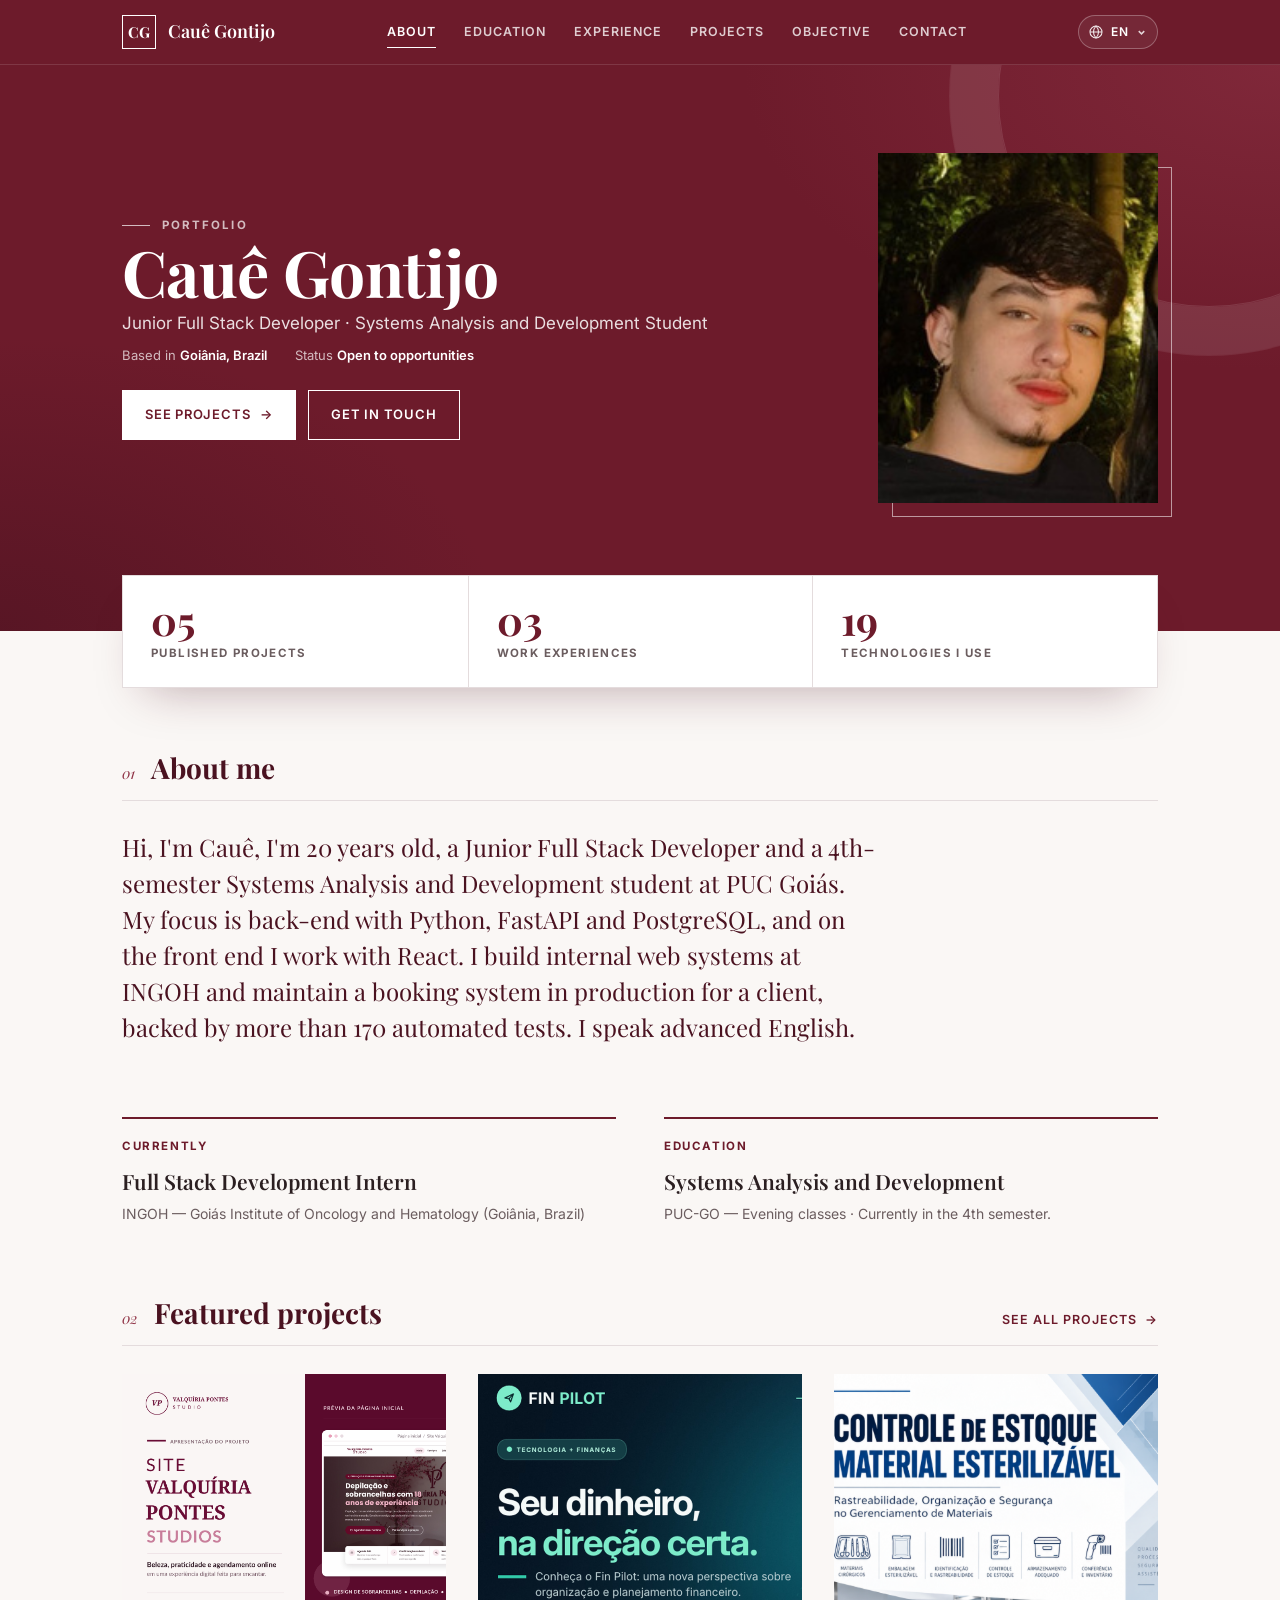
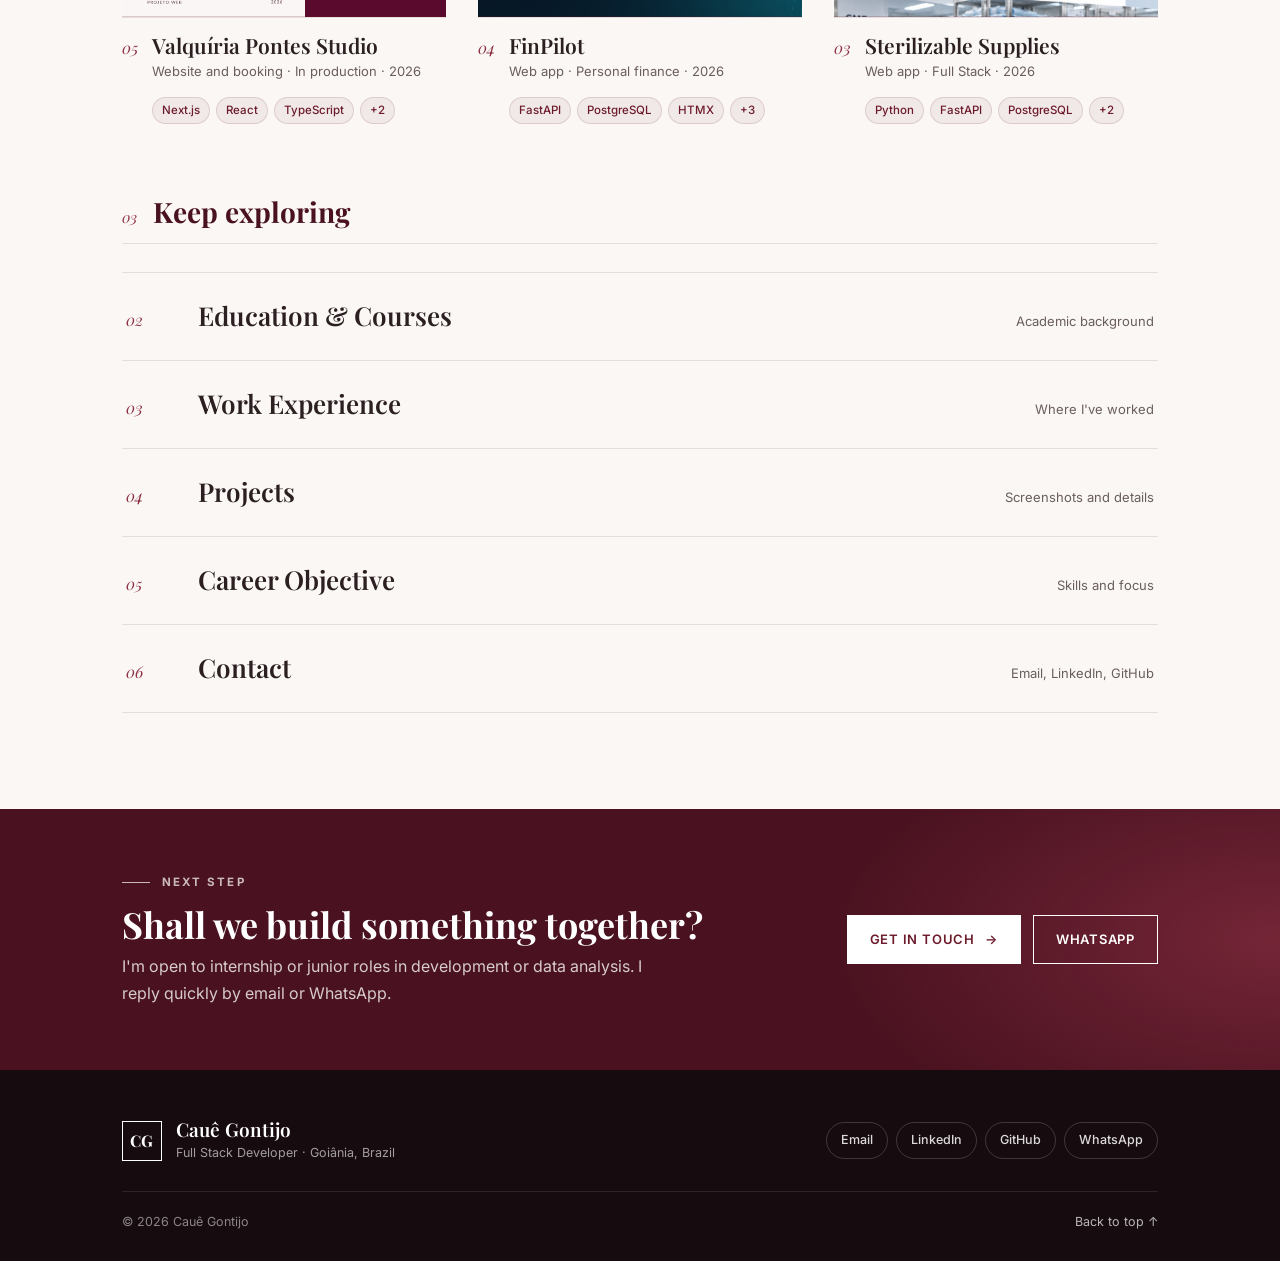
<file: index.html>
<!DOCTYPE html>
<html lang="pt-br">
<head>
  <meta charset="UTF-8">
  <meta name="viewport" content="width=device-width, initial-scale=1.0">
  <title>Cauê Gontijo — Portfólio</title>
  <meta name="description" content="Portfólio de Cauê Gontijo, estudante de Análise e Desenvolvimento de Sistemas em Goiânia/GO.">
  <link rel="preconnect" href="https://fonts.googleapis.com">
  <link rel="preconnect" href="https://fonts.gstatic.com" crossorigin>
  <link href="https://fonts.googleapis.com/css2?family=Playfair+Display:ital,wght@0,600;0,700;1,600&family=Inter:wght@400;500;600;700&display=swap" rel="stylesheet">
  <link rel="stylesheet" href="css/style.css?v=202611120736">
</head>
<body data-page="sobre">

  <header class="site-header">
    <div class="header-inner">
      <a href="index.html" class="brand">
        <span class="brand-mark">CG</span>
        <span class="brand-name" data-nome>Cauê Gontijo</span>
      </a>
      <nav class="nav-bar" aria-label="Principal" data-i18n-aria="nav.aria">
        <ul class="nav-menu" id="nav-menu">
          <li><a href="index.html" data-page="sobre" data-i18n="nav.sobre">Sobre</a></li>
          <li><a href="formacao.html" data-page="formacao" data-i18n="nav.formacao">Formação</a></li>
          <li><a href="experiencia.html" data-page="experiencia" data-i18n="nav.experiencia">Experiência</a></li>
          <li><a href="projetos.html" data-page="projetos" data-i18n="nav.projetos">Projetos</a></li>
          <li><a href="objetivo.html" data-page="objetivo" data-i18n="nav.objetivo">Objetivo</a></li>
          <li><a href="contato.html" data-page="contato" data-i18n="nav.contato">Contato</a></li>
        </ul>
      </nav>
    </div>
  </header>

  <section class="page-hero hero-home">
    <div class="container">
      <div>
        <span class="eyebrow" data-i18n="home.eyebrow">Portfólio</span>
        <h1 data-nome>Cauê Gontijo</h1>
        <p class="lead" id="hero-cargo"></p>
        <div class="hero-meta">
          <span><span data-i18n="home.base">Base</span> <strong id="hero-local">Goiânia/GO</strong></span>
          <span><span data-i18n="home.status">Status</span> <strong data-i18n="home.statusValor">Aberto a oportunidades</strong></span>
        </div>
        <div class="hero-actions">
          <a href="projetos.html" class="btn btn-solid"><span data-i18n="home.verProjetos">Ver projetos</span> <span class="arrow">&rarr;</span></a>
          <a href="contato.html" class="btn btn-ghost" data-i18n="home.faleComigo">Fale comigo</a>
        </div>
      </div>
      <div class="photo-frame" id="foto-frame">Sua foto aqui</div>
    </div>
  </section>

  <div class="container stats-wrap">
    <dl class="stats" id="home-stats"></dl>
  </div>

  <main class="main-home">
    <div class="container">
      <section>
        <div class="section-head">
          <span class="section-num">01</span>
          <h2 class="section-title" data-i18n="home.sobreTitulo">Sobre mim</h2>
        </div>
        <p class="prose-lg" id="sobre-texto"></p>
      </section>

      <section class="home-intro">
        <div class="fact" id="resumo-atual"></div>
        <div class="fact" id="resumo-formacao"></div>
      </section>

      <section>
        <div class="section-head">
          <span class="section-num">02</span>
          <h2 class="section-title" data-i18n="home.destaques">Projetos em destaque</h2>
          <a href="projetos.html" class="section-link"><span data-i18n="home.verTodos">Ver todos os projetos</span> <span class="arrow">&rarr;</span></a>
        </div>
        <div class="projects-grid" id="home-destaques"></div>
      </section>

      <section>
        <div class="section-head">
          <span class="section-num">03</span>
          <h2 class="section-title" data-i18n="home.continue">Continue por aqui</h2>
        </div>
        <ul class="page-index">
          <li><a href="formacao.html"><span class="idx">02</span><span class="name" data-i18n="home.idx.formacao">Formação e Cursos</span><span class="hint" data-i18n="home.idx.formacaoHint">Trajetória acadêmica</span></a></li>
          <li><a href="experiencia.html"><span class="idx">03</span><span class="name" data-i18n="home.idx.experiencia">Experiência Profissional</span><span class="hint" data-i18n="home.idx.experienciaHint">Onde já trabalhei</span></a></li>
          <li><a href="projetos.html"><span class="idx">04</span><span class="name" data-i18n="home.idx.projetos">Projetos</span><span class="hint" data-i18n="home.idx.projetosHint">Fotos e detalhes</span></a></li>
          <li><a href="objetivo.html"><span class="idx">05</span><span class="name" data-i18n="home.idx.objetivo">Objetivo Profissional</span><span class="hint" data-i18n="home.idx.objetivoHint">Habilidades e foco</span></a></li>
          <li><a href="contato.html"><span class="idx">06</span><span class="name" data-i18n="home.idx.contato">Contato</span><span class="hint" data-i18n="home.idx.contatoHint">E-mail, LinkedIn, GitHub</span></a></li>
        </ul>
      </section>
    </div>
  </main>

  <footer class="site-footer">
    <div class="container">
      <span>&copy; <span id="year"></span> <span data-nome>Cauê Gontijo</span> &middot; Goiânia/GO</span>
      <ul class="footer-links" id="footer-links"></ul>
    </div>
  </footer>

  <script src="js/data.js?v=202611120736"></script>
  <script src="js/i18n.js?v=202611120736"></script>
  <script src="js/main.js?v=202611120736"></script>
</body>
</html>
</file>
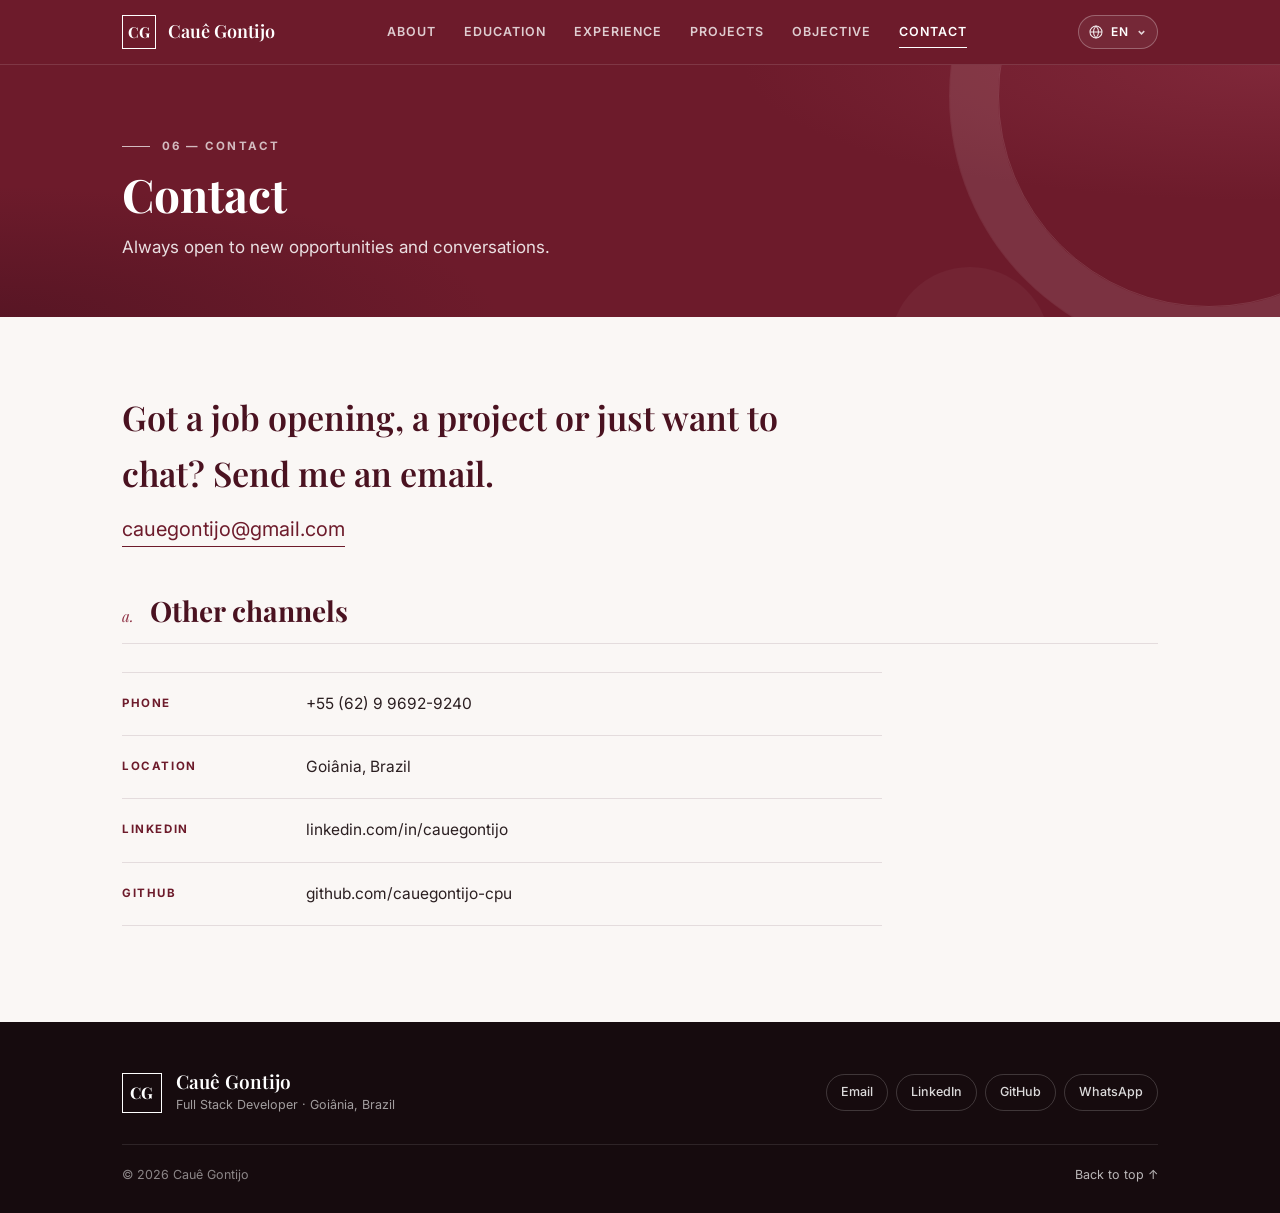
<file: contato.html>
<!DOCTYPE html>
<html lang="pt-br">
<head>
  <meta charset="UTF-8">
  <meta name="viewport" content="width=device-width, initial-scale=1.0">
  <title>Contato — Cauê Gontijo</title>
  <meta name="description" content="Portfólio de Cauê Gontijo, estudante de Análise e Desenvolvimento de Sistemas em Goiânia/GO.">
  <link rel="preconnect" href="https://fonts.googleapis.com">
  <link rel="preconnect" href="https://fonts.gstatic.com" crossorigin>
  <link href="https://fonts.googleapis.com/css2?family=Playfair+Display:ital,wght@0,600;0,700;1,600&family=Inter:wght@400;500;600;700&display=swap" rel="stylesheet">
  <link rel="stylesheet" href="css/style.css?v=202611120736">
</head>
<body data-page="contato">

  <header class="site-header">
    <div class="header-inner">
      <a href="index.html" class="brand">
        <span class="brand-mark">CG</span>
        <span class="brand-name" data-nome>Cauê Gontijo</span>
      </a>
      <nav class="nav-bar" aria-label="Principal" data-i18n-aria="nav.aria">
        <ul class="nav-menu" id="nav-menu">
          <li><a href="index.html" data-page="sobre" data-i18n="nav.sobre">Sobre</a></li>
          <li><a href="formacao.html" data-page="formacao" data-i18n="nav.formacao">Formação</a></li>
          <li><a href="experiencia.html" data-page="experiencia" data-i18n="nav.experiencia">Experiência</a></li>
          <li><a href="projetos.html" data-page="projetos" data-i18n="nav.projetos">Projetos</a></li>
          <li><a href="objetivo.html" data-page="objetivo" data-i18n="nav.objetivo">Objetivo</a></li>
          <li><a href="contato.html" data-page="contato" data-i18n="nav.contato">Contato</a></li>
        </ul>
      </nav>
    </div>
  </header>

  <section class="page-hero">
    <div class="container">
      <span class="eyebrow" data-i18n="contato.eyebrow">06 &mdash; Contato</span>
      <h1 data-i18n="contato.titulo">Contato</h1>
      <p class="lead" data-i18n="contato.lead">Fico à disposição para novas oportunidades e conversas.</p>
    </div>
  </section>

  <main>
    <div class="container">
      <section>
        <p class="contact-lead" data-i18n="contato.chamada">Tem uma vaga, um projeto ou só quer conversar? Me manda um e-mail.</p>
        <a class="contact-mail" id="contato-email" href="#"></a>

        <div class="section-head">
          <span class="section-num">a.</span>
          <h2 class="section-title" data-i18n="contato.outros">Outros canais</h2>
        </div>
        <ul class="contact-info-list" id="contato-info"></ul>
      </section>
    </div>
  </main>

  <footer class="site-footer">
    <div class="container">
      <span>&copy; <span id="year"></span> <span data-nome>Cauê Gontijo</span> &middot; Goiânia/GO</span>
      <ul class="footer-links" id="footer-links"></ul>
    </div>
  </footer>

  <script src="js/data.js?v=202611120736"></script>
  <script src="js/i18n.js?v=202611120736"></script>
  <script src="js/main.js?v=202611120736"></script>
</body>
</html>
</file>
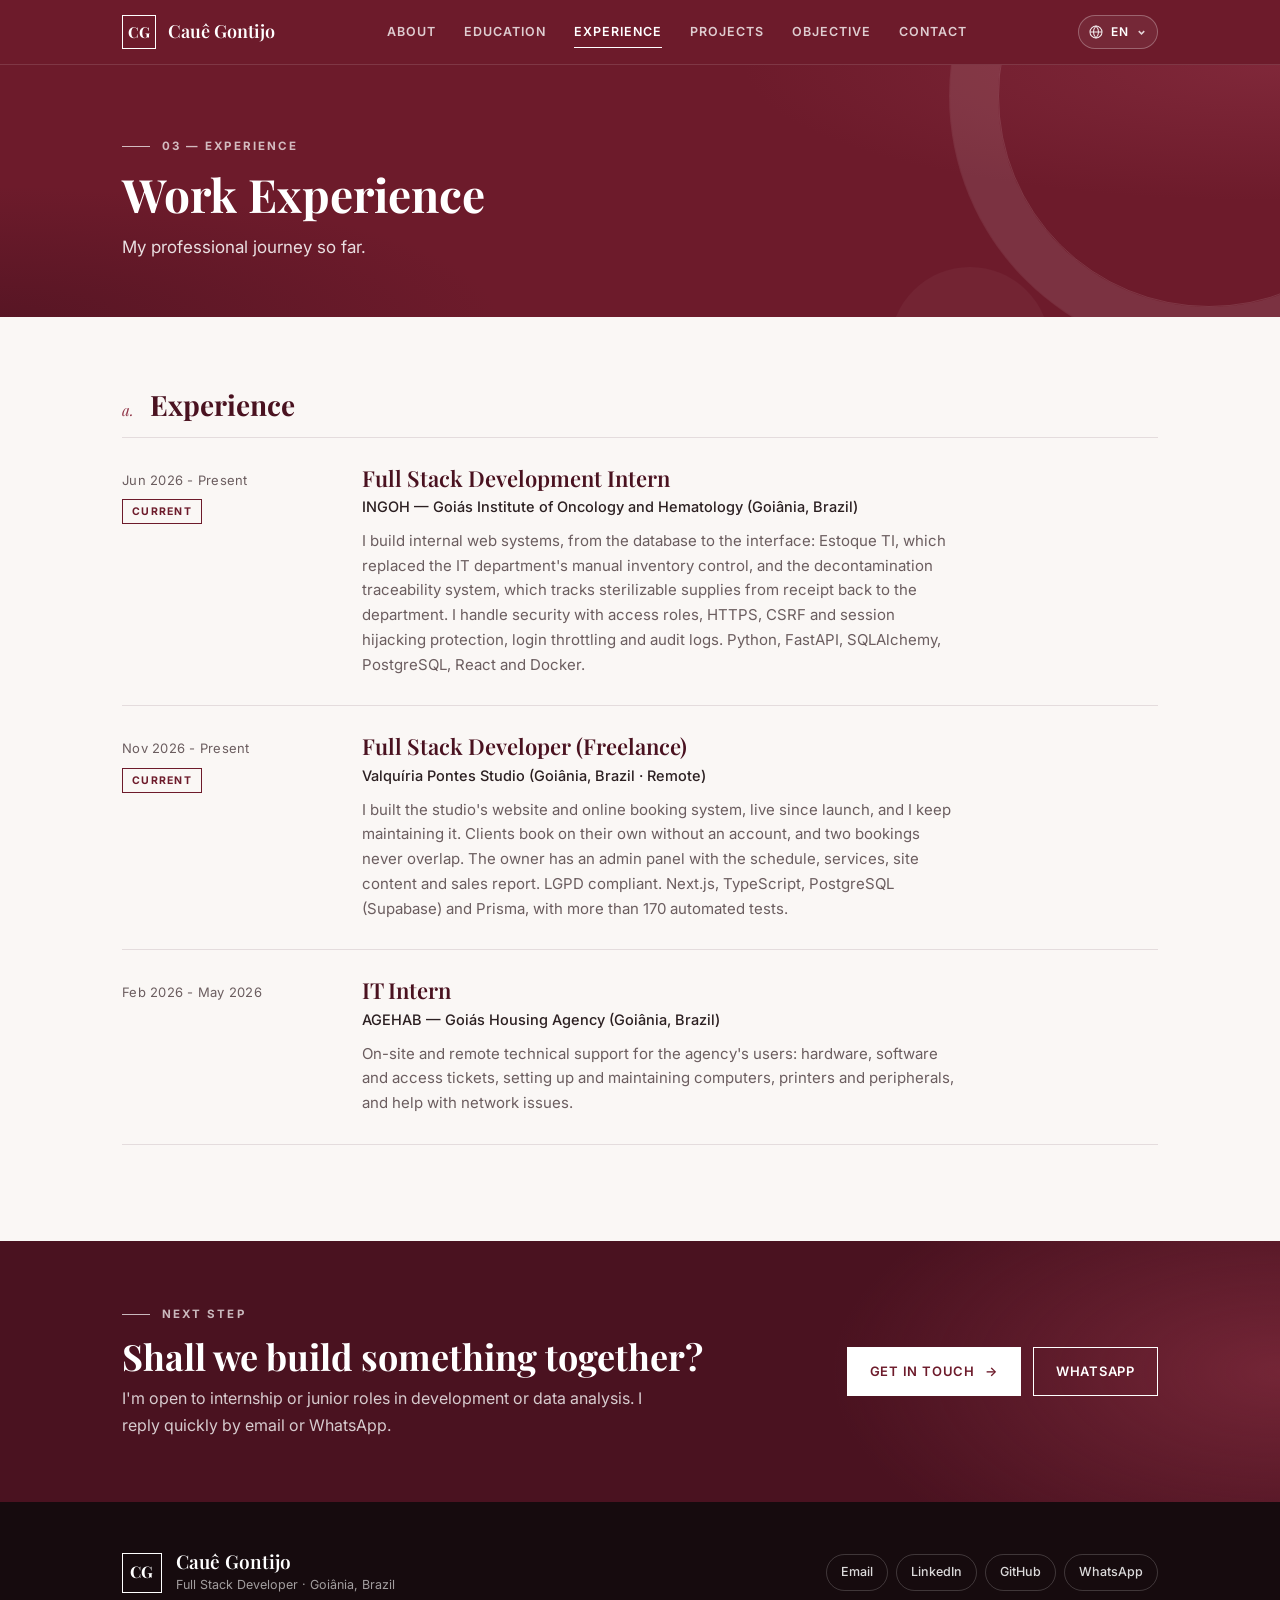
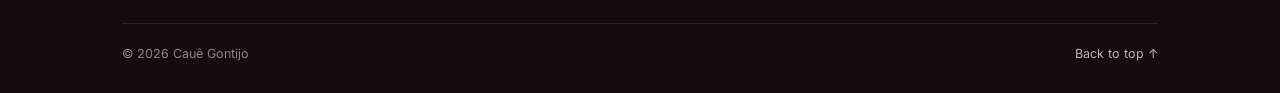
<file: experiencia.html>
<!DOCTYPE html>
<html lang="pt-br">
<head>
  <meta charset="UTF-8">
  <meta name="viewport" content="width=device-width, initial-scale=1.0">
  <title>Experiência Profissional — Cauê Gontijo</title>
  <meta name="description" content="Portfólio de Cauê Gontijo, estudante de Análise e Desenvolvimento de Sistemas em Goiânia/GO.">
  <link rel="preconnect" href="https://fonts.googleapis.com">
  <link rel="preconnect" href="https://fonts.gstatic.com" crossorigin>
  <link href="https://fonts.googleapis.com/css2?family=Playfair+Display:ital,wght@0,600;0,700;1,600&family=Inter:wght@400;500;600;700&display=swap" rel="stylesheet">
  <link rel="stylesheet" href="css/style.css?v=202611120736">
</head>
<body data-page="experiencia">

  <header class="site-header">
    <div class="header-inner">
      <a href="index.html" class="brand">
        <span class="brand-mark">CG</span>
        <span class="brand-name" data-nome>Cauê Gontijo</span>
      </a>
      <nav class="nav-bar" aria-label="Principal" data-i18n-aria="nav.aria">
        <ul class="nav-menu" id="nav-menu">
          <li><a href="index.html" data-page="sobre" data-i18n="nav.sobre">Sobre</a></li>
          <li><a href="formacao.html" data-page="formacao" data-i18n="nav.formacao">Formação</a></li>
          <li><a href="experiencia.html" data-page="experiencia" data-i18n="nav.experiencia">Experiência</a></li>
          <li><a href="projetos.html" data-page="projetos" data-i18n="nav.projetos">Projetos</a></li>
          <li><a href="objetivo.html" data-page="objetivo" data-i18n="nav.objetivo">Objetivo</a></li>
          <li><a href="contato.html" data-page="contato" data-i18n="nav.contato">Contato</a></li>
        </ul>
      </nav>
    </div>
  </header>

  <section class="page-hero">
    <div class="container">
      <span class="eyebrow" data-i18n="experiencia.eyebrow">03 &mdash; Experiência</span>
      <h1 data-i18n="experiencia.titulo">Experiência Profissional</h1>
      <p class="lead" data-i18n="experiencia.lead">Minha trajetória no mercado de trabalho.</p>
    </div>
  </section>

  <main>
    <div class="container">
      <section>
        <div class="section-head">
          <span class="section-num">a.</span>
          <h2 class="section-title" data-i18n="experiencia.lista">Experiências</h2>
        </div>
        <ol class="timeline" id="lista-experiencia"></ol>
      </section>
    </div>
  </main>

  <footer class="site-footer">
    <div class="container">
      <span>&copy; <span id="year"></span> <span data-nome>Cauê Gontijo</span> &middot; Goiânia/GO</span>
      <ul class="footer-links" id="footer-links"></ul>
    </div>
  </footer>

  <script src="js/data.js?v=202611120736"></script>
  <script src="js/i18n.js?v=202611120736"></script>
  <script src="js/main.js?v=202611120736"></script>
</body>
</html>
</file>
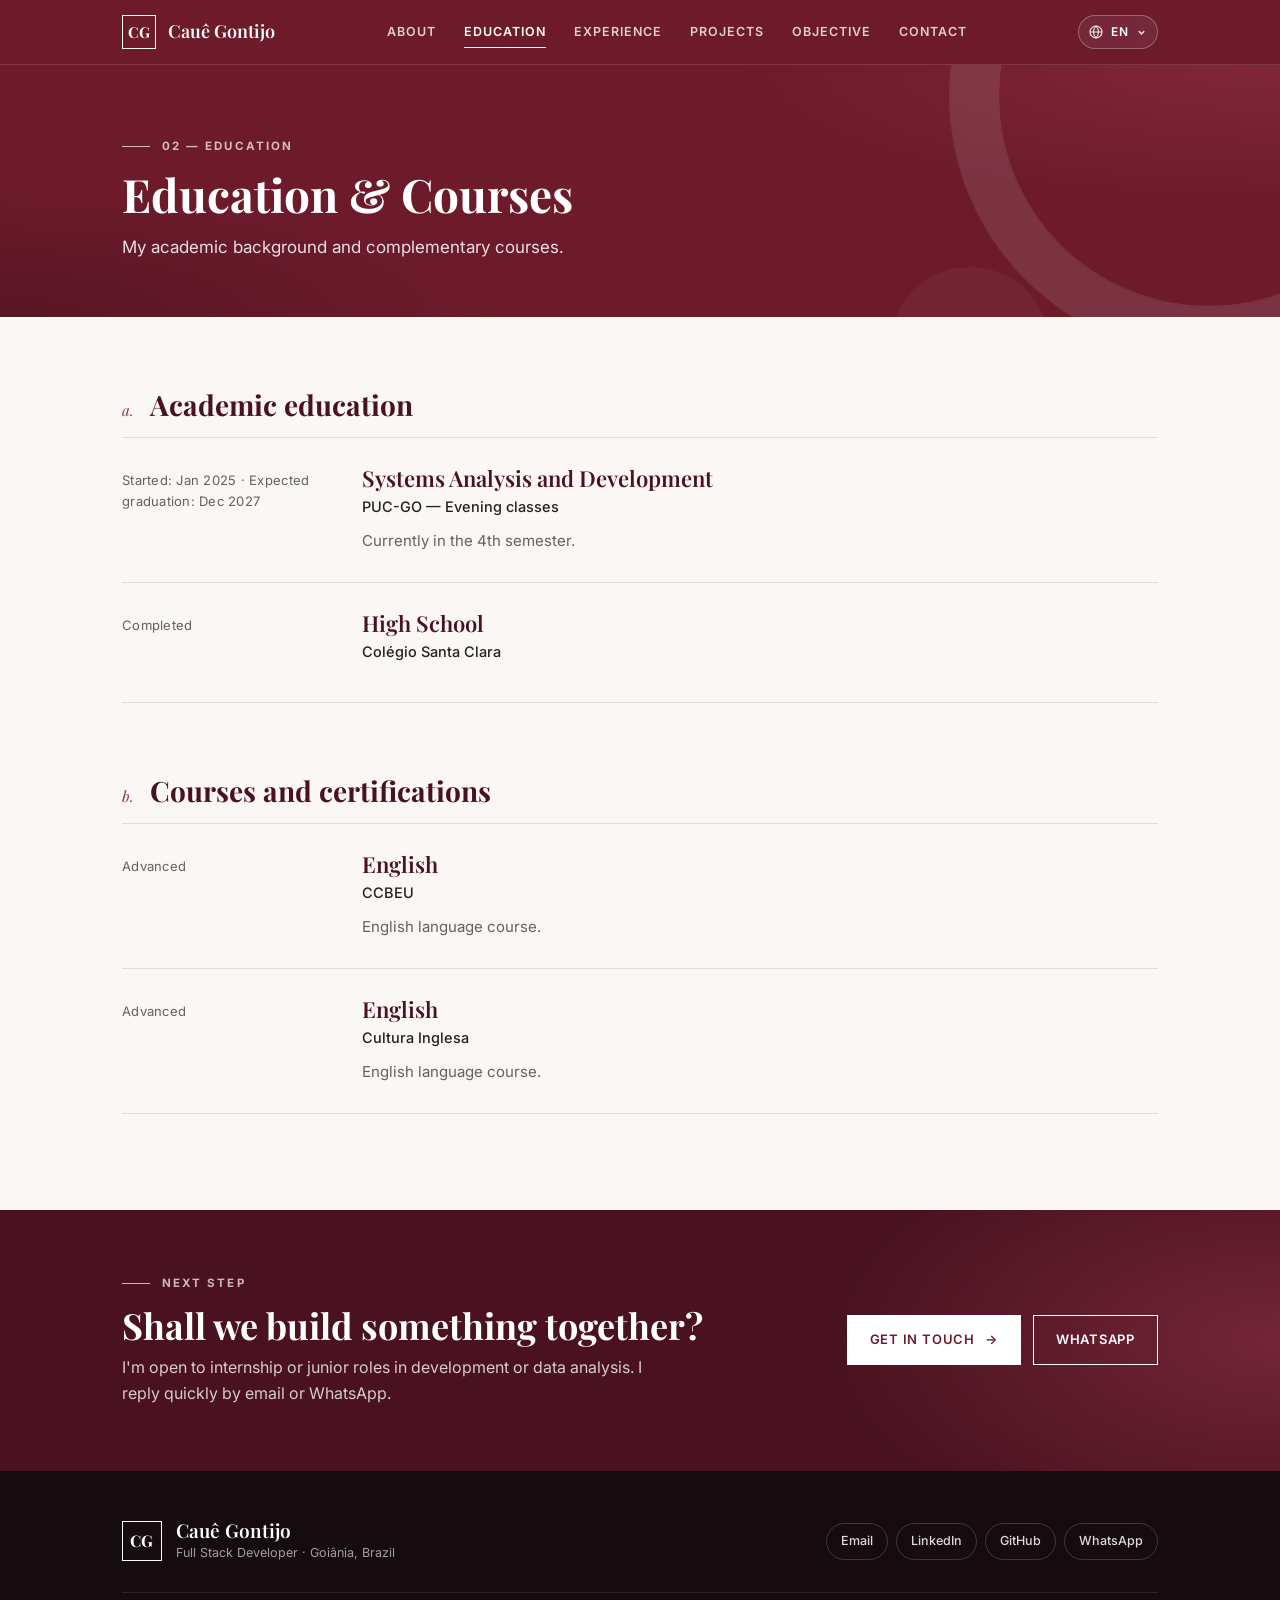
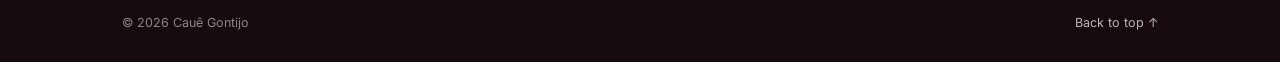
<file: formacao.html>
<!DOCTYPE html>
<html lang="pt-br">
<head>
  <meta charset="UTF-8">
  <meta name="viewport" content="width=device-width, initial-scale=1.0">
  <title>Formação e Cursos — Cauê Gontijo</title>
  <meta name="description" content="Portfólio de Cauê Gontijo, estudante de Análise e Desenvolvimento de Sistemas em Goiânia/GO.">
  <link rel="preconnect" href="https://fonts.googleapis.com">
  <link rel="preconnect" href="https://fonts.gstatic.com" crossorigin>
  <link href="https://fonts.googleapis.com/css2?family=Playfair+Display:ital,wght@0,600;0,700;1,600&family=Inter:wght@400;500;600;700&display=swap" rel="stylesheet">
  <link rel="stylesheet" href="css/style.css?v=202611120736">
</head>
<body data-page="formacao">

  <header class="site-header">
    <div class="header-inner">
      <a href="index.html" class="brand">
        <span class="brand-mark">CG</span>
        <span class="brand-name" data-nome>Cauê Gontijo</span>
      </a>
      <nav class="nav-bar" aria-label="Principal" data-i18n-aria="nav.aria">
        <ul class="nav-menu" id="nav-menu">
          <li><a href="index.html" data-page="sobre" data-i18n="nav.sobre">Sobre</a></li>
          <li><a href="formacao.html" data-page="formacao" data-i18n="nav.formacao">Formação</a></li>
          <li><a href="experiencia.html" data-page="experiencia" data-i18n="nav.experiencia">Experiência</a></li>
          <li><a href="projetos.html" data-page="projetos" data-i18n="nav.projetos">Projetos</a></li>
          <li><a href="objetivo.html" data-page="objetivo" data-i18n="nav.objetivo">Objetivo</a></li>
          <li><a href="contato.html" data-page="contato" data-i18n="nav.contato">Contato</a></li>
        </ul>
      </nav>
    </div>
  </header>

  <section class="page-hero">
    <div class="container">
      <span class="eyebrow" data-i18n="formacao.eyebrow">02 &mdash; Formação</span>
      <h1 data-i18n="formacao.titulo">Formação e Cursos</h1>
      <p class="lead" data-i18n="formacao.lead">Minha trajetória acadêmica e cursos complementares.</p>
    </div>
  </section>

  <main>
    <div class="container">
      <section>
        <div class="section-head">
          <span class="section-num">a.</span>
          <h2 class="section-title" data-i18n="formacao.academica">Formação acadêmica</h2>
        </div>
        <ol class="timeline" id="lista-formacao"></ol>
      </section>

      <section>
        <div class="section-head">
          <span class="section-num">b.</span>
          <h2 class="section-title" data-i18n="formacao.cursos">Cursos e certificações</h2>
        </div>
        <ol class="timeline" id="lista-cursos"></ol>
      </section>
    </div>
  </main>

  <footer class="site-footer">
    <div class="container">
      <span>&copy; <span id="year"></span> <span data-nome>Cauê Gontijo</span> &middot; Goiânia/GO</span>
      <ul class="footer-links" id="footer-links"></ul>
    </div>
  </footer>

  <script src="js/data.js?v=202611120736"></script>
  <script src="js/i18n.js?v=202611120736"></script>
  <script src="js/main.js?v=202611120736"></script>
</body>
</html>
</file>
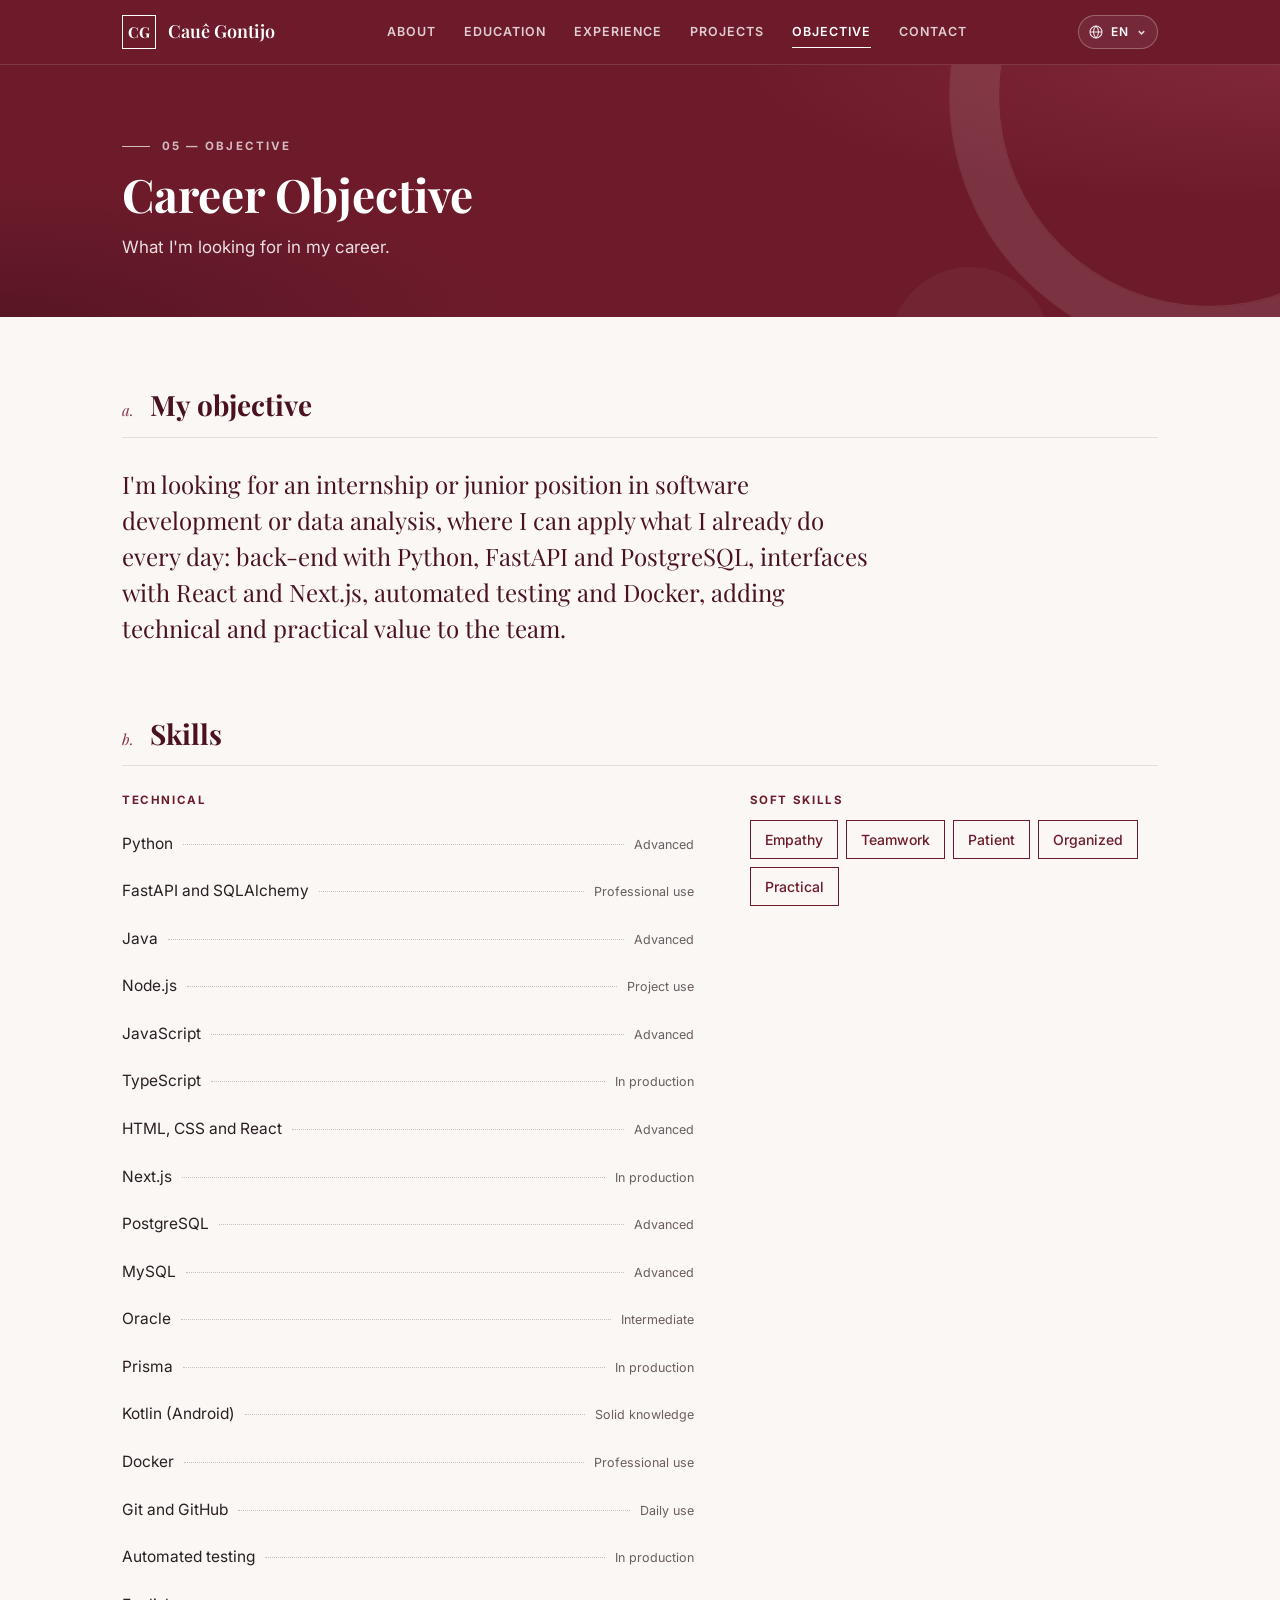
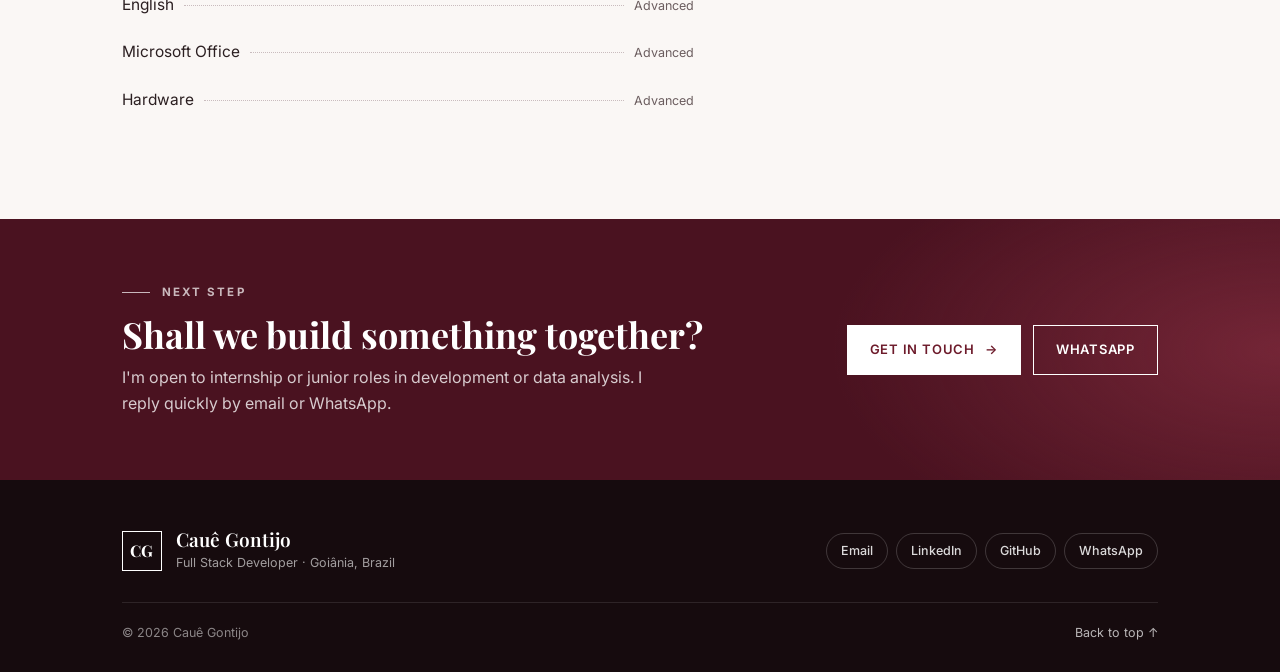
<file: objetivo.html>
<!DOCTYPE html>
<html lang="pt-br">
<head>
  <meta charset="UTF-8">
  <meta name="viewport" content="width=device-width, initial-scale=1.0">
  <title>Objetivo Profissional — Cauê Gontijo</title>
  <meta name="description" content="Portfólio de Cauê Gontijo, estudante de Análise e Desenvolvimento de Sistemas em Goiânia/GO.">
  <link rel="preconnect" href="https://fonts.googleapis.com">
  <link rel="preconnect" href="https://fonts.gstatic.com" crossorigin>
  <link href="https://fonts.googleapis.com/css2?family=Playfair+Display:ital,wght@0,600;0,700;1,600&family=Inter:wght@400;500;600;700&display=swap" rel="stylesheet">
  <link rel="stylesheet" href="css/style.css?v=202611120736">
</head>
<body data-page="objetivo">

  <header class="site-header">
    <div class="header-inner">
      <a href="index.html" class="brand">
        <span class="brand-mark">CG</span>
        <span class="brand-name" data-nome>Cauê Gontijo</span>
      </a>
      <nav class="nav-bar" aria-label="Principal" data-i18n-aria="nav.aria">
        <ul class="nav-menu" id="nav-menu">
          <li><a href="index.html" data-page="sobre" data-i18n="nav.sobre">Sobre</a></li>
          <li><a href="formacao.html" data-page="formacao" data-i18n="nav.formacao">Formação</a></li>
          <li><a href="experiencia.html" data-page="experiencia" data-i18n="nav.experiencia">Experiência</a></li>
          <li><a href="projetos.html" data-page="projetos" data-i18n="nav.projetos">Projetos</a></li>
          <li><a href="objetivo.html" data-page="objetivo" data-i18n="nav.objetivo">Objetivo</a></li>
          <li><a href="contato.html" data-page="contato" data-i18n="nav.contato">Contato</a></li>
        </ul>
      </nav>
    </div>
  </header>

  <section class="page-hero">
    <div class="container">
      <span class="eyebrow" data-i18n="objetivo.eyebrow">05 &mdash; Objetivo</span>
      <h1 data-i18n="objetivo.titulo">Objetivo Profissional</h1>
      <p class="lead" data-i18n="objetivo.lead">O que busco na minha carreira.</p>
    </div>
  </section>

  <main>
    <div class="container">
      <section>
        <div class="section-head">
          <span class="section-num">a.</span>
          <h2 class="section-title" data-i18n="objetivo.meu">Meu objetivo</h2>
        </div>
        <p class="prose-lg" id="objetivo-texto"></p>
      </section>

      <section>
        <div class="section-head">
          <span class="section-num">b.</span>
          <h2 class="section-title" data-i18n="objetivo.habilidades">Habilidades</h2>
        </div>
        <div class="skills-layout">
          <div class="skills-col">
            <h3 data-i18n="objetivo.tecnicas">Técnicas</h3>
            <ul class="skill-list" id="objetivo-tecnicas"></ul>
          </div>
          <div class="skills-col">
            <h3 data-i18n="objetivo.pessoais">Pessoais</h3>
            <div class="tag-list" id="objetivo-tags"></div>
          </div>
        </div>
      </section>
    </div>
  </main>

  <footer class="site-footer">
    <div class="container">
      <span>&copy; <span id="year"></span> <span data-nome>Cauê Gontijo</span> &middot; Goiânia/GO</span>
      <ul class="footer-links" id="footer-links"></ul>
    </div>
  </footer>

  <script src="js/data.js?v=202611120736"></script>
  <script src="js/i18n.js?v=202611120736"></script>
  <script src="js/main.js?v=202611120736"></script>
</body>
</html>
</file>
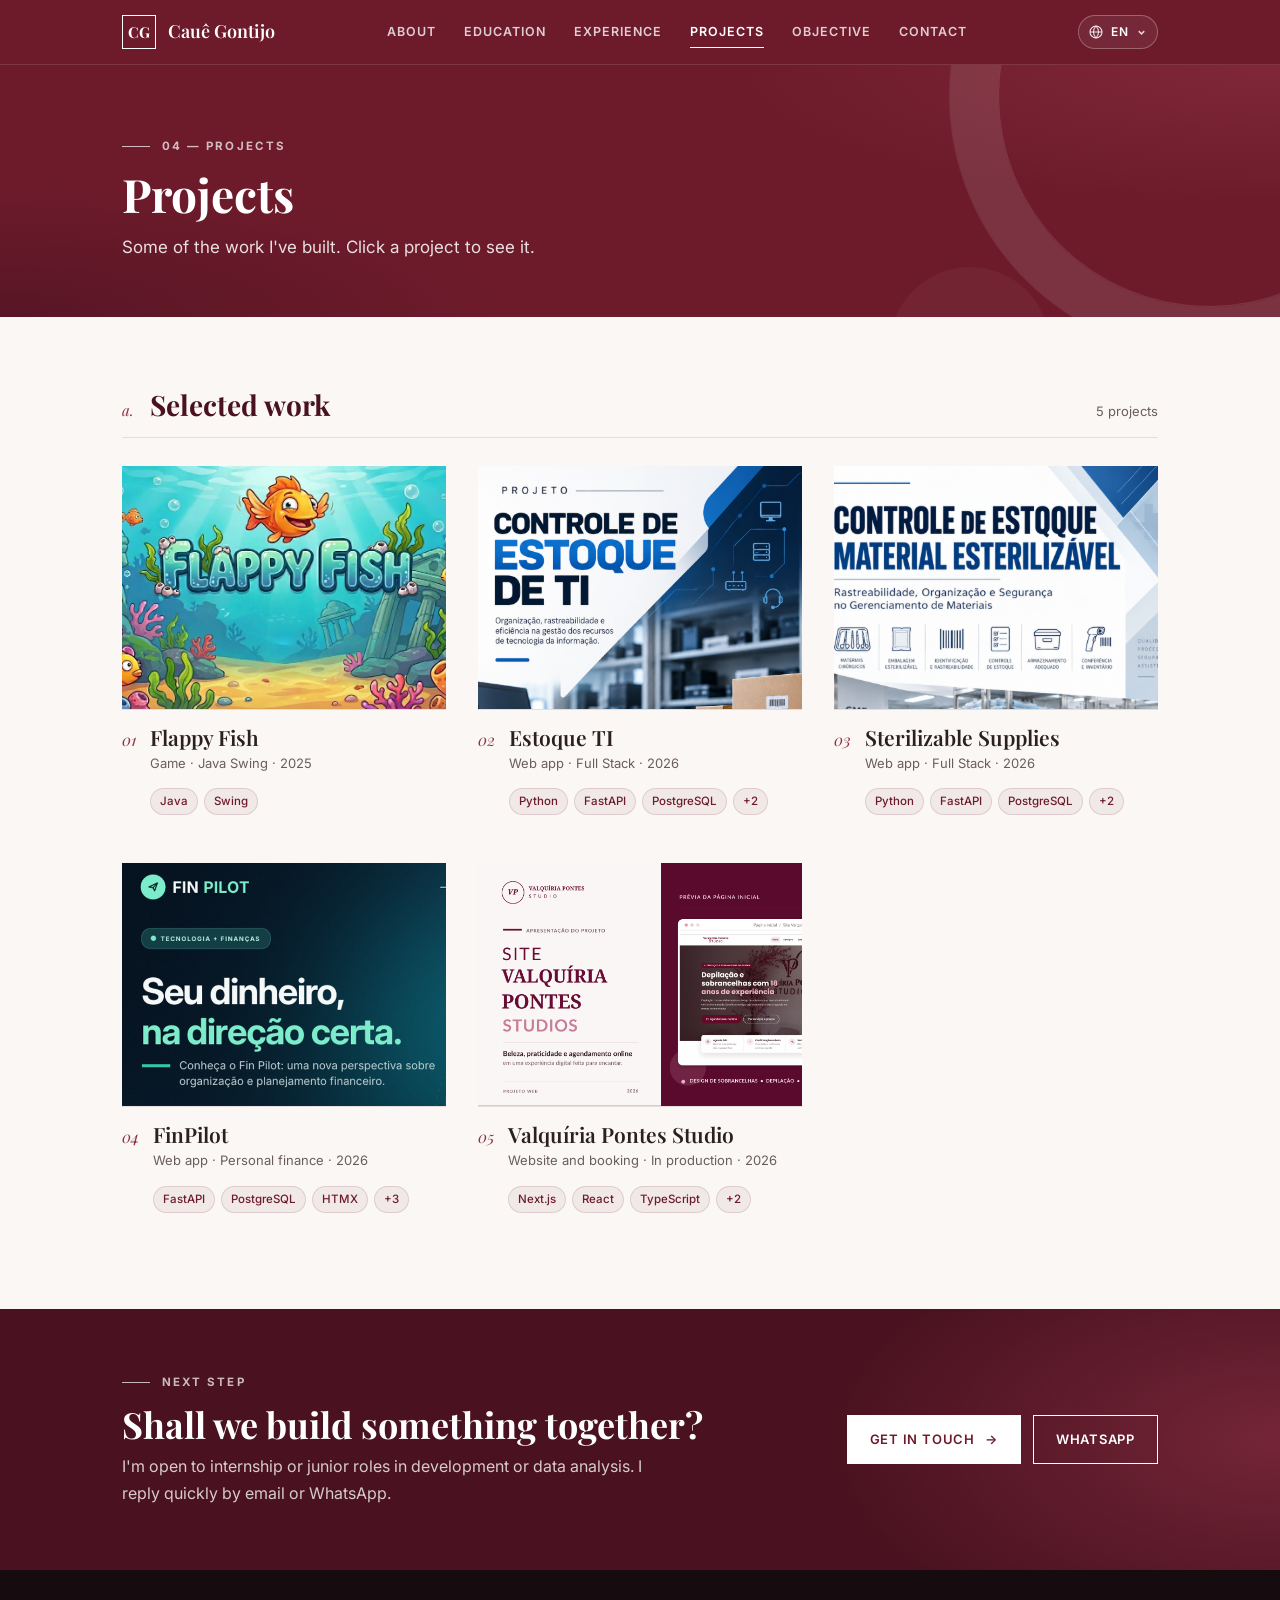
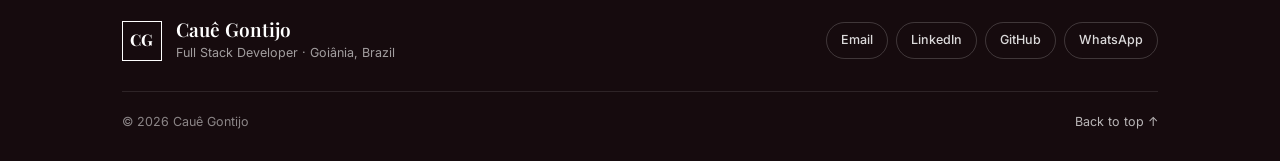
<file: projetos.html>
<!DOCTYPE html>
<html lang="pt-br">
<head>
  <meta charset="UTF-8">
  <meta name="viewport" content="width=device-width, initial-scale=1.0">
  <title>Projetos — Cauê Gontijo</title>
  <meta name="description" content="Portfólio de Cauê Gontijo, estudante de Análise e Desenvolvimento de Sistemas em Goiânia/GO.">
  <link rel="preconnect" href="https://fonts.googleapis.com">
  <link rel="preconnect" href="https://fonts.gstatic.com" crossorigin>
  <link href="https://fonts.googleapis.com/css2?family=Playfair+Display:ital,wght@0,600;0,700;1,600&family=Inter:wght@400;500;600;700&display=swap" rel="stylesheet">
  <link rel="stylesheet" href="css/style.css?v=202611120736">
</head>
<body data-page="projetos">

  <header class="site-header">
    <div class="header-inner">
      <a href="index.html" class="brand">
        <span class="brand-mark">CG</span>
        <span class="brand-name" data-nome>Cauê Gontijo</span>
      </a>
      <nav class="nav-bar" aria-label="Principal" data-i18n-aria="nav.aria">
        <ul class="nav-menu" id="nav-menu">
          <li><a href="index.html" data-page="sobre" data-i18n="nav.sobre">Sobre</a></li>
          <li><a href="formacao.html" data-page="formacao" data-i18n="nav.formacao">Formação</a></li>
          <li><a href="experiencia.html" data-page="experiencia" data-i18n="nav.experiencia">Experiência</a></li>
          <li><a href="projetos.html" data-page="projetos" data-i18n="nav.projetos">Projetos</a></li>
          <li><a href="objetivo.html" data-page="objetivo" data-i18n="nav.objetivo">Objetivo</a></li>
          <li><a href="contato.html" data-page="contato" data-i18n="nav.contato">Contato</a></li>
        </ul>
      </nav>
    </div>
  </header>

  <section class="page-hero">
    <div class="container">
      <span class="eyebrow" data-i18n="projetos.eyebrow">04 &mdash; Projetos</span>
      <h1 data-i18n="projetos.titulo">Projetos</h1>
      <p class="lead" data-i18n="projetos.lead">Alguns trabalhos que desenvolvi. Clique em um projeto para vê-lo.</p>
    </div>
  </section>

  <main>
    <div class="container">
      <section>
        <div class="section-head">
          <span class="section-num">a.</span>
          <h2 class="section-title" data-i18n="projetos.selecionados">Trabalhos selecionados</h2>
          <span class="section-note" id="projetos-total"></span>
        </div>
        <div class="projects-grid" id="lista-projetos"></div>
      </section>
    </div>
  </main>

  <div class="book" id="book" role="dialog" aria-modal="true" aria-labelledby="book-title" hidden>
    <aside class="book-side">
      <span class="book-cat" id="book-cat"></span>
      <h2 class="book-title" id="book-title"></h2>
      <p class="book-desc" id="book-desc"></p>
      <a class="book-link" id="book-link" href="#" target="_blank" rel="noopener" hidden><span data-i18n="book.visitar">Visitar site</span> <span class="arrow">&rarr;</span></a>
      <div class="book-count"><strong id="book-atual">01</strong> / <span id="book-total">01</span></div>
    </aside>
    <div class="book-main">
      <button type="button" class="book-close"><span data-i18n="book.fechar">Fechar</span> &times;</button>
      <div class="book-stage">
        <button type="button" class="book-nav prev" aria-label="Foto anterior" data-i18n-aria="book.anterior">&larr;</button>
        <figure class="book-figure">
          <div class="book-frame" id="book-frame"></div>
          <figcaption class="book-caption" id="book-caption"></figcaption>
        </figure>
        <button type="button" class="book-nav next" aria-label="Próxima foto" data-i18n-aria="book.proxima">&rarr;</button>
      </div>
      <div class="book-thumbs" id="book-thumbs"></div>
    </div>
  </div>

  <footer class="site-footer">
    <div class="container">
      <span>&copy; <span id="year"></span> <span data-nome>Cauê Gontijo</span> &middot; Goiânia/GO</span>
      <ul class="footer-links" id="footer-links"></ul>
    </div>
  </footer>

  <script src="js/data.js?v=202611120736"></script>
  <script src="js/i18n.js?v=202611120736"></script>
  <script src="js/main.js?v=202611120736"></script>
</body>
</html>
</file>
<file: css/style.css>
/* ---------------------------------------------------------------------- */
/* Reset & variáveis                                                      */
/* ---------------------------------------------------------------------- */
:root {
  --vinho: #6d1b2b;
  --vinho-escuro: #4a1220;
  --vinho-claro: #8f3245;
  --branco: #ffffff;
  --papel: #faf7f5;
  --off-white: #f3eeec;
  --cinza-texto: #2b1f21;
  --cinza-medio: #6b5d5f;
  --borda: #e4dcdd;
  --escuro: #160b0e;

  --serif: "Playfair Display", Georgia, serif;
  --sans: "Inter", "Segoe UI", Arial, sans-serif;
}

* {
  margin: 0;
  padding: 0;
  box-sizing: border-box;
}

html {
  scroll-behavior: smooth;
}

body {
  font-family: var(--sans);
  color: var(--cinza-texto);
  background: var(--papel);
  line-height: 1.65;
  -webkit-font-smoothing: antialiased;
}

body.no-scroll {
  overflow: hidden;
}

h1, h2, h3 {
  font-family: var(--serif);
  line-height: 1.15;
}

a {
  color: inherit;
  text-decoration: none;
}

img {
  max-width: 100%;
  display: block;
}

button {
  font: inherit;
  cursor: pointer;
}

::selection {
  background: var(--vinho);
  color: var(--branco);
}

:focus-visible {
  outline: 2px solid var(--vinho-claro);
  outline-offset: 3px;
}

.container {
  max-width: 1100px;
  margin: 0 auto;
  padding: 0 32px;
}

/* ---------------------------------------------------------------------- */
/* Header / Navegação                                                    */
/* ---------------------------------------------------------------------- */
.site-header {
  position: sticky;
  top: 0;
  z-index: 100;
  background: var(--vinho);
  border-bottom: 1px solid rgba(255, 255, 255, 0.12);
}

.header-inner {
  max-width: 1100px;
  margin: 0 auto;
  padding: 0 32px;
  display: flex;
  align-items: center;
  justify-content: space-between;
  gap: 24px;
  min-height: 64px;
}

.brand {
  display: flex;
  align-items: center;
  gap: 12px;
  color: var(--branco);
}

.brand-mark {
  width: 34px;
  height: 34px;
  border: 1.5px solid var(--branco);
  display: grid;
  place-items: center;
  font-family: var(--serif);
  font-size: 15px;
  font-weight: 700;
  letter-spacing: 0.02em;
}

.brand-name {
  font-family: var(--serif);
  font-size: 18px;
  font-weight: 600;
}

.nav-menu {
  list-style: none;
  display: flex;
  gap: 4px;
}

.nav-menu a {
  position: relative;
  display: block;
  padding: 20px 12px;
  font-size: 12.5px;
  font-weight: 600;
  text-transform: uppercase;
  letter-spacing: 0.08em;
  color: rgba(255, 255, 255, 0.78);
  transition: color 0.15s ease;
}

.nav-menu a::after {
  content: "";
  position: absolute;
  left: 12px;
  right: 12px;
  bottom: 14px;
  height: 1.5px;
  background: var(--branco);
  transform: scaleX(0);
  transform-origin: left;
  transition: transform 0.2s ease;
}

.nav-menu a:hover,
.nav-menu a.active {
  color: var(--branco);
}

.nav-menu a:hover::after,
.nav-menu a.active::after {
  transform: scaleX(1);
}

/* Sombra quando a página rola */
.site-header {
  transition: box-shadow 0.25s ease;
}

.site-header.is-scrolled {
  box-shadow: 0 8px 24px rgba(22, 11, 14, 0.22);
}

/* Seletor de idioma: botão + menu suspenso */
.header-inner {
  position: relative;
}

.lang-switch {
  position: relative;
  flex-shrink: 0;
}

.lang-toggle {
  display: inline-flex;
  align-items: center;
  gap: 7px;
  height: 34px;
  padding: 0 10px 0 9px;
  background: rgba(255, 255, 255, 0.06);
  border: 1px solid rgba(255, 255, 255, 0.28);
  border-radius: 999px;
  color: var(--branco);
  font: 600 12px/1 var(--sans);
  letter-spacing: 0.08em;
  transition: background 0.15s ease, border-color 0.15s ease;
}

.lang-toggle:hover,
.lang-switch.is-open .lang-toggle {
  background: rgba(255, 255, 255, 0.14);
  border-color: rgba(255, 255, 255, 0.55);
}

.lang-toggle:focus-visible {
  outline: 2px solid var(--branco);
  outline-offset: 2px;
}

.lang-icon {
  width: 16px;
  height: 16px;
  opacity: 0.9;
}

.lang-caret {
  width: 11px;
  height: 11px;
  opacity: 0.8;
  transition: transform 0.2s ease;
}

.lang-switch.is-open .lang-caret {
  transform: rotate(180deg);
}

.lang-menu {
  position: absolute;
  top: calc(100% + 10px);
  right: 0;
  z-index: 110;
  min-width: 188px;
  padding: 6px;
  list-style: none;
  background: var(--branco);
  border: 1px solid var(--borda);
  border-radius: 10px;
  box-shadow: 0 18px 40px rgba(22, 11, 14, 0.22);
  animation: lang-in 0.16s ease;
}

.lang-menu[hidden] {
  display: none;
}

@keyframes lang-in {
  from {
    opacity: 0;
    transform: translateY(-4px);
  }
}

.lang-option {
  display: flex;
  align-items: center;
  gap: 12px;
  width: 100%;
  padding: 9px 10px;
  background: none;
  border: 0;
  border-radius: 6px;
  color: var(--cinza-texto);
  font-size: 14px;
  text-align: left;
  transition: background 0.12s ease;
}

.lang-option:hover,
.lang-option:focus-visible {
  background: var(--off-white);
}

.lang-option:focus-visible {
  outline: 2px solid var(--vinho-claro);
  outline-offset: -2px;
}

.lang-code {
  width: 26px;
  font-size: 11px;
  font-weight: 700;
  letter-spacing: 0.08em;
  color: var(--cinza-medio);
}

.lang-name {
  flex: 1;
}

.lang-check {
  width: 15px;
  height: 15px;
  color: var(--vinho);
  visibility: hidden;
}

.lang-option.active {
  color: var(--vinho);
  font-weight: 600;
}

.lang-option.active .lang-code {
  color: var(--vinho);
}

.lang-option.active .lang-check {
  visibility: visible;
}

/* ---------------------------------------------------------------------- */
/* Hero                                                                   */
/* ---------------------------------------------------------------------- */
.page-hero {
  position: relative;
  overflow: hidden;
  background:
    radial-gradient(ellipse 70% 90% at 100% 0%, rgba(143, 50, 69, 0.55), transparent 60%),
    radial-gradient(ellipse 60% 80% at 0% 100%, rgba(74, 18, 32, 0.6), transparent 65%),
    var(--vinho);
  color: var(--branco);
  padding: 72px 0 56px;
}

/* Anéis decorativos no canto */
.page-hero::before,
.page-hero::after {
  content: "";
  position: absolute;
  border-radius: 50%;
  pointer-events: none;
}

.page-hero::before {
  width: 420px;
  height: 420px;
  right: -140px;
  top: -180px;
  border: 1px solid rgba(255, 255, 255, 0.12);
  box-shadow: 0 0 0 48px rgba(255, 255, 255, 0.025), 0 0 0 49px rgba(255, 255, 255, 0.08);
}

.page-hero::after {
  width: 160px;
  height: 160px;
  right: 18%;
  bottom: -110px;
  background: rgba(255, 255, 255, 0.04);
}

.page-hero .container {
  position: relative;
  z-index: 1;
}

.page-hero .container {
  display: flex;
  flex-direction: column;
  gap: 12px;
}

.eyebrow {
  display: flex;
  align-items: center;
  gap: 12px;
  text-transform: uppercase;
  letter-spacing: 0.18em;
  font-size: 11.5px;
  font-weight: 700;
  color: rgba(255, 255, 255, 0.7);
}

.eyebrow::before {
  content: "";
  width: 28px;
  height: 1px;
  background: currentColor;
}

.page-hero h1 {
  font-size: 46px;
  font-weight: 700;
  max-width: 760px;
}

.page-hero p.lead {
  max-width: 620px;
  color: rgba(255, 255, 255, 0.86);
  font-size: 17px;
}

/* Hero da página inicial */
.hero-home {
  padding: 88px 0 128px;
}

.hero-home .container {
  display: grid;
  grid-template-columns: 1fr 280px;
  gap: 64px;
  align-items: center;
}

.hero-home h1 {
  font-size: 64px;
  letter-spacing: -0.01em;
}

.hero-home .lead {
  font-size: 18px;
}

.hero-meta {
  display: flex;
  flex-wrap: wrap;
  gap: 8px 28px;
  margin-top: 8px;
  font-size: 13px;
  color: rgba(255, 255, 255, 0.7);
}

.hero-meta strong {
  color: var(--branco);
  font-weight: 600;
}

.hero-actions {
  display: flex;
  flex-wrap: wrap;
  gap: 12px;
  margin-top: 24px;
}

.btn {
  display: inline-flex;
  align-items: center;
  gap: 10px;
  padding: 13px 22px;
  font-size: 13px;
  font-weight: 600;
  letter-spacing: 0.06em;
  text-transform: uppercase;
  border: 1.5px solid var(--branco);
  transition: background 0.15s ease, color 0.15s ease;
}

.btn-solid {
  background: var(--branco);
  color: var(--vinho);
}

.btn-solid:hover {
  background: transparent;
  color: var(--branco);
}

.btn-ghost {
  color: var(--branco);
}

.btn-ghost:hover {
  background: var(--branco);
  color: var(--vinho);
}

.btn .arrow {
  transition: transform 0.2s ease;
}

.btn:hover .arrow {
  transform: translateX(3px);
}

/* Foto com moldura deslocada */
.photo-frame {
  position: relative;
  width: 100%;
  aspect-ratio: 4 / 5;
  background: var(--vinho-escuro);
  color: rgba(255, 255, 255, 0.7);
  display: flex;
  align-items: center;
  justify-content: center;
  font-size: 12px;
  text-transform: uppercase;
  letter-spacing: 0.08em;
}

.photo-frame::before {
  content: "";
  position: absolute;
  inset: 0;
  border: 1.5px solid rgba(255, 255, 255, 0.55);
  transform: translate(14px, 14px);
  pointer-events: none;
}

.photo-frame img {
  position: relative;
  width: 100%;
  height: 100%;
  object-fit: cover;
}

/* ---------------------------------------------------------------------- */
/* Seções gerais                                                          */
/* ---------------------------------------------------------------------- */
main {
  padding: 72px 0 96px;
}

section + section {
  margin-top: 72px;
}

.section-head {
  display: flex;
  align-items: baseline;
  gap: 16px;
  margin-bottom: 28px;
  padding-bottom: 14px;
  border-bottom: 1px solid var(--borda);
}

.section-num {
  font-family: var(--serif);
  font-size: 15px;
  font-style: italic;
  color: var(--vinho-claro);
}

.section-title {
  font-size: 28px;
  font-weight: 700;
  color: var(--vinho-escuro);
}

.section-head .section-note {
  margin-left: auto;
  font-size: 13px;
  color: var(--cinza-medio);
}

.prose {
  font-size: 17px;
  max-width: 680px;
  color: var(--cinza-texto);
}

.prose-lg {
  font-family: var(--serif);
  font-size: 24px;
  line-height: 1.5;
  max-width: 760px;
  color: var(--vinho-escuro);
}

/* ---------------------------------------------------------------------- */
/* Página inicial                                                         */
/* ---------------------------------------------------------------------- */
.home-intro {
  display: grid;
  grid-template-columns: 1fr 1fr;
  gap: 48px;
}

.fact {
  border-top: 2px solid var(--vinho);
  padding-top: 18px;
}

.fact-label {
  font-size: 11.5px;
  font-weight: 700;
  letter-spacing: 0.14em;
  text-transform: uppercase;
  color: var(--vinho);
}

.fact-title {
  font-family: var(--serif);
  font-size: 21px;
  font-weight: 600;
  margin: 8px 0 4px;
  color: var(--cinza-texto);
}

.fact-sub {
  font-size: 14px;
  color: var(--cinza-medio);
}

.page-index {
  list-style: none;
  border-top: 1px solid var(--borda);
}

.page-index a {
  display: grid;
  grid-template-columns: 56px 1fr auto;
  align-items: baseline;
  gap: 16px;
  padding: 22px 4px;
  border-bottom: 1px solid var(--borda);
  transition: padding 0.2s ease, color 0.2s ease;
}

.page-index .idx {
  font-family: var(--serif);
  font-style: italic;
  color: var(--vinho-claro);
}

.page-index .name {
  font-family: var(--serif);
  font-size: 26px;
  font-weight: 600;
}

.page-index .hint {
  font-size: 13px;
  color: var(--cinza-medio);
}

.page-index a:hover {
  padding-left: 14px;
  color: var(--vinho);
}

/* ---------------------------------------------------------------------- */
/* Linha do tempo (formação / experiência)                                */
/* ---------------------------------------------------------------------- */
.timeline {
  list-style: none;
}

.timeline-item {
  display: grid;
  grid-template-columns: 200px 1fr;
  gap: 40px;
  padding: 28px 0;
  border-bottom: 1px solid var(--borda);
}

.timeline-item:first-child {
  padding-top: 0;
}

.timeline-date {
  font-size: 13px;
  color: var(--cinza-medio);
  letter-spacing: 0.02em;
  padding-top: 4px;
}

.badge {
  display: inline-block;
  margin-top: 8px;
  padding: 3px 9px;
  font-size: 10.5px;
  font-weight: 700;
  letter-spacing: 0.12em;
  text-transform: uppercase;
  color: var(--vinho);
  border: 1px solid var(--vinho);
}

.timeline-title {
  font-family: var(--serif);
  font-size: 22px;
  font-weight: 600;
  color: var(--vinho-escuro);
}

.timeline-place {
  font-size: 14.5px;
  font-weight: 500;
  color: var(--cinza-texto);
  margin: 4px 0 10px;
}

.timeline-desc {
  font-size: 15px;
  color: var(--cinza-medio);
  max-width: 600px;
}

/* ---------------------------------------------------------------------- */
/* Objetivo / habilidades                                                 */
/* ---------------------------------------------------------------------- */
.skills-layout {
  display: grid;
  grid-template-columns: 1.4fr 1fr;
  gap: 56px;
}

.skills-col h3 {
  font-family: var(--sans);
  font-size: 11.5px;
  font-weight: 700;
  letter-spacing: 0.14em;
  text-transform: uppercase;
  color: var(--vinho);
  margin-bottom: 12px;
}

.skill-list {
  list-style: none;
}

.skill-list li {
  display: flex;
  align-items: baseline;
  gap: 10px;
  padding: 11px 0;
  font-size: 15.5px;
}

.skill-list .leader {
  flex: 1;
  border-bottom: 1px dotted #c9bcbe;
  transform: translateY(-4px);
}

.skill-list .level {
  font-size: 12.5px;
  color: var(--cinza-medio);
}

.tag-list {
  display: flex;
  flex-wrap: wrap;
  gap: 8px;
}

.tag {
  font-size: 14px;
  font-weight: 500;
  padding: 7px 14px;
  border: 1px solid var(--vinho);
  color: var(--vinho);
}

/* ---------------------------------------------------------------------- */
/* Contato                                                                */
/* ---------------------------------------------------------------------- */
.contact-lead {
  font-family: var(--serif);
  font-size: 34px;
  font-weight: 600;
  color: var(--vinho-escuro);
  max-width: 720px;
  margin-bottom: 12px;
}

.contact-mail {
  display: inline-block;
  font-size: 20px;
  color: var(--vinho);
  border-bottom: 1.5px solid currentColor;
  margin-bottom: 48px;
  word-break: break-all;
}

.contact-mail:hover {
  color: var(--vinho-escuro);
}

.contact-info-list {
  list-style: none;
  max-width: 760px;
  border-top: 1px solid var(--borda);
}

.contact-info-list li {
  display: grid;
  grid-template-columns: 160px 1fr;
  gap: 24px;
  padding: 18px 0;
  border-bottom: 1px solid var(--borda);
  font-size: 15.5px;
}

.contact-info-list .label {
  font-size: 11.5px;
  text-transform: uppercase;
  letter-spacing: 0.14em;
  color: var(--vinho);
  font-weight: 700;
  padding-top: 3px;
}

.contact-info-list a {
  word-break: break-word;
  border-bottom: 1px solid transparent;
  transition: border-color 0.15s ease, color 0.15s ease;
}

.contact-info-list a:hover {
  color: var(--vinho);
  border-color: currentColor;
}

/* ---------------------------------------------------------------------- */
/* Projetos                                                               */
/* ---------------------------------------------------------------------- */
.projects-grid {
  display: grid;
  grid-template-columns: repeat(3, 1fr);
  gap: 48px 32px;
}

.project-card {
  display: flex;
  flex-direction: column;
  text-align: left;
  background: none;
  border: 0;
  padding: 0;
  color: inherit;
}

.project-cover {
  position: relative;
  width: 100%;
  aspect-ratio: 4 / 3;
  overflow: hidden;
  background: var(--off-white);
}

.project-cover img {
  width: 100%;
  height: 100%;
  object-fit: cover;
  transition: transform 0.5s ease;
}

.project-cover .open-hint {
  position: absolute;
  left: 0;
  right: 0;
  bottom: 0;
  padding: 12px 16px;
  font-size: 12px;
  font-weight: 600;
  letter-spacing: 0.1em;
  text-transform: uppercase;
  color: var(--branco);
  background: var(--vinho);
  transform: translateY(100%);
  transition: transform 0.25s ease;
}

.project-card:hover .project-cover img,
.project-card:focus-visible .project-cover img {
  transform: scale(1.04);
}

.project-card:hover .open-hint,
.project-card:focus-visible .open-hint {
  transform: translateY(0);
}

.project-info {
  display: grid;
  grid-template-columns: auto 1fr;
  gap: 4px 14px;
  padding-top: 16px;
}

.project-num {
  grid-row: span 2;
  font-family: var(--serif);
  font-style: italic;
  color: var(--vinho-claro);
  padding-top: 2px;
}

.project-title {
  font-family: var(--serif);
  font-size: 21px;
  font-weight: 600;
  color: var(--cinza-texto);
  transition: color 0.15s ease;
}

.project-card:hover .project-title {
  color: var(--vinho);
}

.project-meta {
  font-size: 13px;
  color: var(--cinza-medio);
}

.project-stack {
  grid-column: 2;
  display: flex;
  flex-wrap: wrap;
  gap: 6px;
  margin-top: 10px;
  list-style: none;
}

.project-stack li {
  padding: 3px 9px;
  font-size: 11.5px;
  font-weight: 500;
  color: var(--vinho);
  background: rgba(109, 27, 43, 0.06);
  border: 1px solid rgba(109, 27, 43, 0.14);
  border-radius: 999px;
}

.project-cover {
  box-shadow: 0 1px 0 var(--borda);
  transition: box-shadow 0.3s ease, transform 0.3s ease;
}

.project-card:hover .project-cover,
.project-card:focus-visible .project-cover {
  transform: translateY(-4px);
  box-shadow: 0 22px 40px -18px rgba(74, 18, 32, 0.45);
}

/* Espaço reservado enquanto não há foto */
.placeholder {
  width: 100%;
  height: 100%;
  display: flex;
  align-items: center;
  justify-content: center;
  font-size: 11.5px;
  font-weight: 600;
  letter-spacing: 0.14em;
  text-transform: uppercase;
  color: var(--cinza-medio);
  background:
    repeating-linear-gradient(135deg, transparent 0 11px, rgba(109, 27, 43, 0.06) 11px 12px),
    var(--off-white);
}

.empty-note {
  font-size: 15px;
  color: var(--cinza-medio);
}

/* ---------------------------------------------------------------------- */
/* Book de fotos (visualizador)                                           */
/* ---------------------------------------------------------------------- */
.book {
  position: fixed;
  inset: 0;
  z-index: 200;
  display: grid;
  grid-template-columns: 320px 1fr;
  background: var(--escuro);
  color: var(--branco);
  opacity: 0;
  transition: opacity 0.25s ease;
}

.book[hidden] {
  display: none;
}

.book.is-open {
  opacity: 1;
}

.book-side {
  display: flex;
  flex-direction: column;
  gap: 14px;
  padding: 40px 32px;
  border-right: 1px solid rgba(255, 255, 255, 0.08);
  overflow-y: auto;
}

.book-cat {
  font-size: 11px;
  font-weight: 700;
  letter-spacing: 0.16em;
  text-transform: uppercase;
  color: #d9a3ae;
}

.book-title {
  font-size: 30px;
  font-weight: 600;
}

.book-desc {
  font-size: 14.5px;
  color: rgba(255, 255, 255, 0.72);
}

.book-link {
  align-self: flex-start;
  margin-top: 16px;
  padding-bottom: 2px;
  font-size: 12.5px;
  font-weight: 600;
  text-transform: uppercase;
  letter-spacing: 0.08em;
  color: var(--branco);
  border-bottom: 1.5px solid rgba(255, 255, 255, 0.5);
  transition: border-color 0.15s ease;
}

.book-link:hover {
  border-color: var(--branco);
}

.book-link[hidden] {
  display: none;
}

.book-count {
  margin-top: auto;
  font-family: var(--serif);
  font-size: 15px;
  color: rgba(255, 255, 255, 0.6);
}

.book-count strong {
  font-size: 32px;
  font-weight: 600;
  color: var(--branco);
}

.book-main {
  position: relative;
  display: grid;
  grid-template-rows: 1fr auto;
  min-width: 0;
  min-height: 0;
}

.book-close {
  position: absolute;
  top: 20px;
  right: 24px;
  z-index: 2;
  background: none;
  border: 1px solid rgba(255, 255, 255, 0.35);
  color: var(--branco);
  font-size: 12px;
  font-weight: 600;
  letter-spacing: 0.1em;
  text-transform: uppercase;
  padding: 8px 14px;
  transition: background 0.15s ease, color 0.15s ease;
}

.book-close:hover {
  background: var(--branco);
  color: var(--escuro);
}

.book-stage {
  position: relative;
  display: flex;
  align-items: center;
  justify-content: center;
  padding: 72px 88px 24px;
  min-height: 0;
}

.book-figure {
  display: flex;
  flex-direction: column;
  align-items: center;
  gap: 14px;
  width: 100%;
  height: 100%;
  min-height: 0;
}

.book-frame {
  flex: 1;
  width: 100%;
  min-height: 0;
  display: flex;
  align-items: center;
  justify-content: center;
  transition: opacity 0.2s ease;
}

.book-frame.is-changing {
  opacity: 0;
}

.book-frame img {
  max-width: 100%;
  max-height: 100%;
  object-fit: contain;
  box-shadow: 0 20px 50px rgba(0, 0, 0, 0.45);
}

.book-frame .placeholder {
  max-width: 760px;
  aspect-ratio: 4 / 3;
  height: auto;
  color: rgba(255, 255, 255, 0.45);
  background:
    repeating-linear-gradient(135deg, transparent 0 11px, rgba(255, 255, 255, 0.04) 11px 12px),
    #23161a;
}

.book-caption {
  min-height: 22px;
  font-size: 14px;
  color: rgba(255, 255, 255, 0.7);
  text-align: center;
}

.book-nav {
  position: absolute;
  top: 50%;
  transform: translateY(-50%);
  width: 48px;
  height: 48px;
  display: grid;
  place-items: center;
  background: none;
  border: 1px solid rgba(255, 255, 255, 0.25);
  color: var(--branco);
  font-size: 22px;
  line-height: 1;
  transition: background 0.15s ease, border-color 0.15s ease;
}

.book-nav:hover:not(:disabled) {
  background: var(--vinho);
  border-color: var(--vinho);
}

.book-nav:disabled {
  opacity: 0.25;
  cursor: default;
}

.book-nav.prev {
  left: 24px;
}

.book-nav.next {
  right: 24px;
}

.book-thumbs {
  display: flex;
  gap: 8px;
  padding: 16px 24px 24px;
  overflow-x: auto;
  scrollbar-width: thin;
}

.book-thumb {
  flex: 0 0 auto;
  width: 84px;
  height: 60px;
  padding: 0;
  border: 2px solid transparent;
  background: #23161a;
  opacity: 0.5;
  overflow: hidden;
  transition: opacity 0.15s ease, border-color 0.15s ease;
}

.book-thumb img {
  width: 100%;
  height: 100%;
  object-fit: cover;
}

.book-thumb span {
  font-size: 11px;
  color: rgba(255, 255, 255, 0.6);
}

.book-thumb:hover {
  opacity: 0.85;
}

.book-thumb.active {
  opacity: 1;
  border-color: var(--branco);
}

/* ---------------------------------------------------------------------- */
/* Footer                                                                 */
/* ---------------------------------------------------------------------- */
.site-footer {
  background: var(--escuro);
  color: rgba(255, 255, 255, 0.7);
  padding: 48px 0 28px;
  font-size: 13.5px;
}

.footer-top {
  display: flex;
  flex-wrap: wrap;
  align-items: center;
  justify-content: space-between;
  gap: 24px;
  padding-bottom: 28px;
  border-bottom: 1px solid rgba(255, 255, 255, 0.1);
}

.footer-brand {
  display: flex;
  align-items: center;
  gap: 14px;
  color: var(--branco);
}

.footer-brand .brand-mark {
  width: 40px;
  height: 40px;
  font-size: 16px;
}

.footer-brand strong {
  display: block;
  font-family: var(--serif);
  font-size: 19px;
  font-weight: 600;
  line-height: 1.2;
}

.footer-brand small {
  font-size: 12.5px;
  color: rgba(255, 255, 255, 0.6);
}

.footer-links {
  display: flex;
  flex-wrap: wrap;
  gap: 8px;
  list-style: none;
}

.footer-links a {
  display: inline-block;
  padding: 7px 14px;
  border: 1px solid rgba(255, 255, 255, 0.18);
  border-radius: 999px;
  color: rgba(255, 255, 255, 0.85);
  font-size: 12.5px;
  font-weight: 500;
  transition: background 0.15s ease, color 0.15s ease, border-color 0.15s ease;
}

.footer-links a:hover {
  background: var(--branco);
  border-color: var(--branco);
  color: var(--escuro);
}

.footer-bottom {
  display: flex;
  flex-wrap: wrap;
  justify-content: space-between;
  gap: 8px 24px;
  padding-top: 20px;
  font-size: 12.5px;
  color: rgba(255, 255, 255, 0.5);
}

.footer-top-link {
  color: rgba(255, 255, 255, 0.7);
  transition: color 0.15s ease;
}

.footer-top-link:hover {
  color: var(--branco);
}

/* ---------------------------------------------------------------------- */
/* Faixa de contato (antes do rodapé)                                     */
/* ---------------------------------------------------------------------- */
.cta-band {
  position: relative;
  overflow: hidden;
  background:
    radial-gradient(ellipse 50% 120% at 100% 50%, rgba(143, 50, 69, 0.6), transparent 70%),
    var(--vinho-escuro);
  color: var(--branco);
  padding: 64px 0;
}

.cta-band .container {
  display: flex;
  flex-wrap: wrap;
  align-items: center;
  justify-content: space-between;
  gap: 28px 48px;
}

.cta-title {
  margin-top: 12px;
  font-size: 36px;
  font-weight: 700;
}

.cta-text {
  margin-top: 8px;
  max-width: 560px;
  font-size: 16px;
  color: rgba(255, 255, 255, 0.78);
}

.cta-actions {
  display: flex;
  flex-wrap: wrap;
  gap: 12px;
}

/* ---------------------------------------------------------------------- */
/* Página inicial: números e destaques                                    */
/* ---------------------------------------------------------------------- */
.stats-wrap {
  position: relative;
  z-index: 2;
  margin-top: -56px;
}

.stats {
  display: grid;
  grid-template-columns: repeat(3, 1fr);
  background: var(--branco);
  border: 1px solid var(--borda);
  box-shadow: 0 24px 48px -24px rgba(74, 18, 32, 0.35);
}

.stat {
  display: flex;
  flex-direction: column-reverse;
  gap: 4px;
  padding: 24px 28px;
}

.stat + .stat {
  border-left: 1px solid var(--borda);
}

.stat dd {
  font-family: var(--serif);
  font-size: 40px;
  font-weight: 700;
  line-height: 1;
  color: var(--vinho);
}

.stat dt {
  font-size: 11.5px;
  font-weight: 700;
  letter-spacing: 0.12em;
  text-transform: uppercase;
  color: var(--cinza-medio);
}

.main-home {
  padding-top: 64px;
}

.section-link {
  margin-left: auto;
  display: inline-flex;
  align-items: center;
  gap: 8px;
  font-size: 12.5px;
  font-weight: 600;
  letter-spacing: 0.08em;
  text-transform: uppercase;
  color: var(--vinho);
  white-space: nowrap;
}

.section-link .arrow {
  transition: transform 0.2s ease;
}

.section-link:hover .arrow {
  transform: translateX(3px);
}

/* ---------------------------------------------------------------------- */
/* Animação de entrada                                                    */
/* ---------------------------------------------------------------------- */
.reveal {
  opacity: 0;
  transform: translateY(18px);
  transition: opacity 0.6s ease, transform 0.6s cubic-bezier(0.2, 0.7, 0.2, 1);
}

.reveal.is-visible {
  opacity: 1;
  transform: none;
}

/* ---------------------------------------------------------------------- */
/* Responsivo                                                             */
/* ---------------------------------------------------------------------- */
@media (max-width: 960px) {
  .projects-grid {
    grid-template-columns: repeat(2, 1fr);
  }

  .hero-home .container {
    grid-template-columns: 1fr 220px;
    gap: 40px;
  }

  .hero-home h1 {
    font-size: 52px;
  }

  .book {
    grid-template-columns: 1fr;
    grid-template-rows: auto 1fr;
  }

  .book-side {
    padding: 20px 120px 16px 24px;
    gap: 6px;
    border-right: 0;
    border-bottom: 1px solid rgba(255, 255, 255, 0.08);
    max-height: 30vh;
  }

  .book-title {
    font-size: 22px;
  }

  .book-desc {
    display: -webkit-box;
    -webkit-line-clamp: 2;
    -webkit-box-orient: vertical;
    overflow: hidden;
  }

  .book-count {
    margin-top: 4px;
  }

  .book-count strong {
    font-size: 20px;
  }

  .book-main {
    position: static;
  }

  .book-stage {
    padding: 24px 72px 12px;
  }
}

@media (max-width: 1024px) {
  .header-inner {
    flex-direction: column;
    align-items: stretch;
    gap: 0;
    padding-top: 12px;
  }

  /* No celular o seletor fica no canto, na mesma linha do nome */
  .lang-switch {
    position: absolute;
    top: 11px;
    right: 32px;
  }

  .nav-bar {
    margin: 0 -32px;
    overflow-x: auto;
    scrollbar-width: none;
    -webkit-overflow-scrolling: touch;
  }

  .nav-bar::-webkit-scrollbar {
    display: none;
  }

  .nav-menu {
    width: max-content;
    padding: 0 22px;
    gap: 0;
  }

  .nav-menu a {
    padding: 14px 10px;
    white-space: nowrap;
  }

  .nav-menu a::after {
    left: 10px;
    right: 10px;
    bottom: 8px;
  }
}

@media (max-width: 720px) {
  .container {
    padding: 0 16px;
  }

  .header-inner {
    padding: 14px 16px 0;
  }

  .lang-switch {
    top: 13px;
    right: 16px;
  }

  .page-hero::before {
    width: 260px;
    height: 260px;
    right: -120px;
    top: -120px;
  }

  .stats-wrap {
    margin-top: -44px;
  }

  .stat {
    padding: 16px 12px;
  }

  .stat dd {
    font-size: 28px;
  }

  .stat dt {
    font-size: 9.5px;
    letter-spacing: 0.06em;
    line-height: 1.35;
  }

  .main-home {
    padding-top: 48px;
  }

  .section-link span:first-child {
    display: none;
  }

  .project-stack {
    grid-column: 1 / -1;
    margin-top: 6px;
    gap: 4px;
  }

  .project-stack li {
    font-size: 10.5px;
    padding: 2px 7px;
  }

  .cta-band {
    padding: 48px 0;
  }

  .cta-title {
    font-size: 27px;
  }

  .cta-text {
    font-size: 15px;
  }

  .footer-top {
    flex-direction: column;
    align-items: flex-start;
  }

  .page-hero {
    padding: 48px 0 40px;
  }

  .page-hero h1 {
    font-size: 34px;
  }

  .nav-bar {
    margin: 0 -16px;
  }

  .nav-menu {
    padding: 0 6px;
  }

  .hero-home {
    padding: 40px 0 84px;
  }

  /* Foto ao lado do nome, como no notebook */
  .hero-home .container {
    grid-template-columns: 1fr 112px;
    gap: 8px 18px;
    align-items: start;
  }

  .hero-home .container > div:first-child {
    display: contents;
  }

  .hero-home .photo-frame {
    grid-column: 2;
    grid-row: 1 / span 3;
    align-self: center;
  }

  .hero-home .photo-frame::before {
    transform: translate(7px, 7px);
  }

  .hero-home .eyebrow,
  .hero-home h1,
  .hero-home .lead {
    grid-column: 1;
  }

  .hero-home h1 {
    font-size: 32px;
  }

  .hero-home .lead {
    font-size: 15px;
  }

  .hero-home .hero-meta,
  .hero-home .hero-actions {
    grid-column: 1 / -1;
  }

  .hero-home .hero-actions {
    margin-top: 16px;
  }

  .btn {
    padding: 12px 16px;
    font-size: 12px;
  }

  main {
    padding: 48px 0 72px;
  }

  section + section {
    margin-top: 56px;
  }

  .section-title {
    font-size: 24px;
  }

  .section-head .section-note {
    display: none;
  }

  .prose-lg {
    font-size: 20px;
  }

  .home-intro,
  .skills-layout {
    grid-template-columns: 1fr;
    gap: 36px;
  }

  .page-index a {
    grid-template-columns: 40px 1fr;
  }

  .page-index .hint {
    display: none;
  }

  .page-index .name {
    font-size: 22px;
  }

  .timeline-item {
    grid-template-columns: 1fr;
    gap: 8px;
  }

  .contact-lead {
    font-size: 26px;
  }

  .contact-info-list li {
    grid-template-columns: 1fr;
    gap: 4px;
  }

  .projects-grid {
    grid-template-columns: repeat(2, 1fr);
    gap: 28px 14px;
  }

  .project-cover .open-hint {
    transform: none;
    padding: 7px 10px;
    font-size: 10px;
    letter-spacing: 0.08em;
  }

  .project-info {
    gap: 2px 8px;
    padding-top: 10px;
  }

  .project-num {
    font-size: 13px;
  }

  .project-title {
    font-size: 16px;
  }

  .project-meta {
    font-size: 11.5px;
    line-height: 1.4;
  }

  .book-side {
    padding: 16px 110px 12px 16px;
  }

  .book-close {
    top: 16px;
    right: 16px;
  }

  .book-stage {
    padding: 16px 16px 8px;
  }

  .book-caption {
    padding: 0 52px;
  }

  .book-nav {
    top: auto;
    bottom: 0;
    transform: none;
    width: 42px;
    height: 42px;
    background: rgba(22, 11, 14, 0.7);
  }

  .book-nav.prev {
    left: 16px;
  }

  .book-nav.next {
    right: 16px;
  }

  .book-thumbs {
    padding: 12px 16px 16px;
  }

  .book-thumb {
    width: 64px;
    height: 48px;
  }
}

@media (prefers-reduced-motion: reduce) {
  *,
  *::before,
  *::after {
    transition: none !important;
    scroll-behavior: auto !important;
  }
}
</file>
